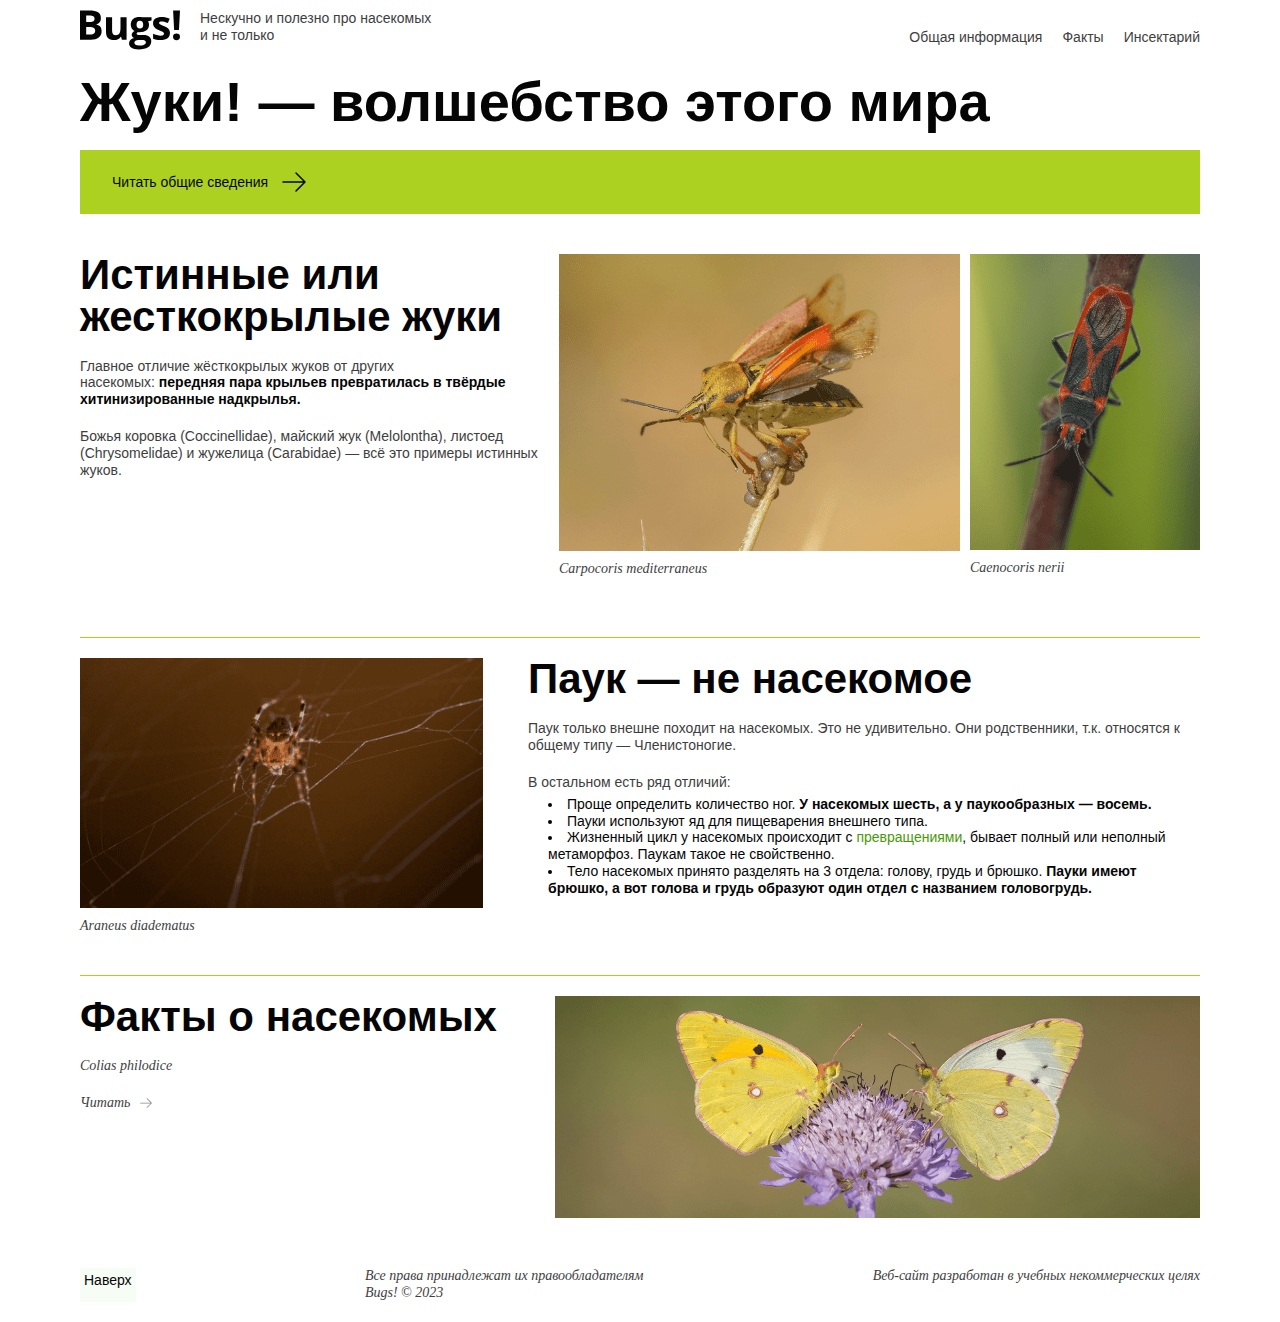
<file: index.html>
<!DOCTYPE html>
<html lang="ru">

<head itemscope itemtype="http://schema.org/WPHeader">
    <meta charset="UTF-8">
    <meta http-equiv="X-UA-Compatible" content="IE=edge">
    <meta name="viewport" content="width=device-width, initial-scale=1.0" viewport-fit=cover">

    <link rel="shortcut icon" href="./img/favicon.ico" type="image/x-icon">

    <title>Основная информация и факты о насекомых</title>
    <meta name="description"
        content="Здесь вы найдёте полезные сведения, ответы на интересующие вопросы, таксономические (латинские) названия насекомых и увлекательные факты">
    <meta name="keywords" content="членистоногие, паукообразные, жуки" />

    <link rel="stylesheet" href="css/normalize.css">
    <link rel="stylesheet" href="css/style.css">
</head>

<body>
    <header class="header container" id="top">
        <nav class="header__nav">
            <div class="logo-block">
                <a href="./index.html">
                    <img class="logo-block__img" src="./img/site-logo.svg" alt="Логотип" title="На главную">
                </a>
                <p class="header-info">Нескучно и полезно про насекомых и не только</p>
            </div>

            <ul itemscope itemtype="http://schema.org/SiteNavigationElement" class="header__nav-items">
                <li class="header__nav-item">
                    <a href="./info.html" class="header__nav-link">Общая информация</a>
                </li>
                <li class="header__nav-item">
                    <a href="./facts.html" class="header__nav-link">Факты</a>
                </li>
                <li class="header__nav-item">
                    <a href="./insectarium.html" class="header__nav-link">Инсектарий</a>
                </li>

            </ul>
        </nav>
    </header>

    <main class="container">
        <section class="section">
            <h1 class="section__title">Жуки! — волшебство этого мира</h1>
            <a href="./info.html" class="cta-button">
                Читать общие сведения
                <img src="./img/arrow.svg" alt="Стрелка вправо" title="Кнопка для перехода">
            </a>

            <article class="unique-article" itemscope itemtype="http://schema.org/Article">
                <div class="unique-article__text">
                    <h2 class="unique-article__title" itemprop="headline">Истинные или жесткокрылые жуки</h2>
                    <p class="unique-article__paragraph" itemprop="articleBody">
                        Главное отличие жёсткокрылых жуков от других насекомых: <strong class="main-info">передняя пара
                            крыльев превратилась в твёрдые хитинизированные надкрылья.</strong>
                    </p>
                    <p class="unique-article__paragraph" itemprop="articleBody">Божья коровка (Coccinellidae), майский жук (Melolontha),
                        листоед (Chrysomelidae) и жужелица (Carabidae) — всё это примеры истинных жуков.</p>
                </div>
                <div class="unique-article__img-wrapper">
                    <div class="unique-article__img-block">
                        <img class="unique-article__img" itemprop="image" src="./img/zhyk1.png" alt="Щитник средиземноморский"
                            title="Отличие передней пары крыльевв от задней">
                        <p class="unique-article__subtitle accent">Carpocoris mediterraneus</p>
                    </div>
                    <div class="unique-article__img-block">
                        <img class="unique-article__img" itemprop="image" src="./img/zhyk2.png" alt="Вид крупным планом"
                            title="Представитель жесткокрылых жуков">
                        <p class="unique-article__subtitle accent">Caenocoris nerii</p>
                    </div>
                </div>
            </article>

            <article class="article" itemscope itemtype="http://schema.org/Article">
                <div class="article__title-block">
                    <img class="article__title-block-img" itemprop="image" src="./img/payk.png" alt="Крестовик обыкновенный"
                        title="Паукообразное">
                    <p class="article__subtitle accent">Araneus diadematus</p>
                </div>
                <div class="article__info-block">
                    <h2 class="article__title" itemprop="headline">Паук — не насекомое</h2>
                    <div class="article__text" itemprop="articleBody">
                        <p class="article__paragraph">Паук только внешне походит на насекомых. Это не удивительно. Они
                            родственники, т.к. относятся к общему типу — Членистоногие.</p>
                        <p class="article__paragraph">
                            В остальном есть ряд отличий:
                        <ul class="article__paragraph-list">
                            <li>Проще определить количество ног. <strong class="main-info">У насекомых шесть,
                                    а у паукообразных — восемь.</strong></li>
                            <li>Пауки используют яд для пищеварения внешнего типа.</li>
                            <li>Жизненный цикл у насекомых происходит с <a class="link"
                                    href="./info.html#sup2">превращениями</a>, бывает полный или неполный
                                метаморфоз. Паукам такое не свойственно.</li>
                            <li>Тело насекомых принято разделять на 3 отдела: голову, грудь и брюшко. <strong
                                    class="main-info">Пауки имеют брюшко, а вот голова и грудь образуют один отдел
                                    с названием головогрудь.</strong></li>
                        </ul>
                        </p>
                    </div>
                </div>
            </article>
        </section>

        <a href="./facts.html" class="article">
            <div class="article__title-block">
                <h2 class="article__title">Факты о насекомых</h2>
                <p class="article__subtitle accent">Colias philodice</p>
                <p class="article__subtitle btn accent">Читать <img src="./img/light-arrow.svg" alt="Стрелка вправо"
                        title="Ссылка для перехода"></p>
            </div>
            <div class="article__info-block">
                <img class="article__img" src="./img/babochki.png" alt="Бабочки-капусницы" title="Обложка блока">
            </div>
        </a>

    </main>

    <footer class="container footer">
        <a class="btn-to-top" href="#top">Наверх</a>
        <div class="footer-info accent">
            Все права принадлежат их правообладателям<br />
            Bugs! &copy; 2023
        </div>
        <div class="footer-info accent">
            Веб-сайт разработан в учебных некоммерческих целях
        </div>
    </footer>
</body>

</html>
</file>
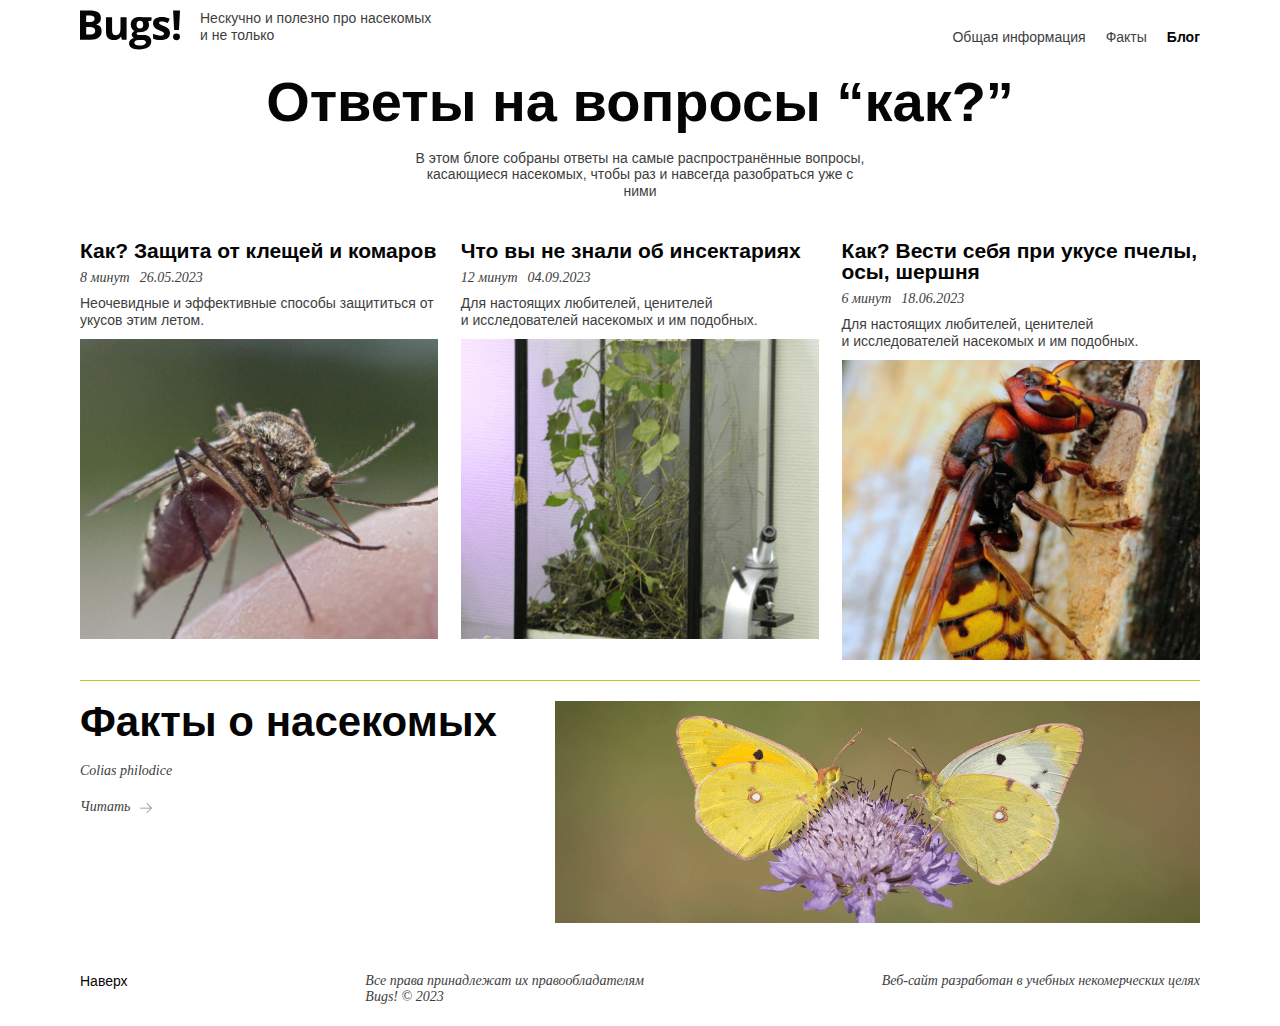
<file: blog.html>
<!DOCTYPE html>
<html lang="ru">

<head>
    <meta charset="UTF-8">
    <meta http-equiv="X-UA-Compatible" content="IE=edge">
    <meta name="viewport" content="width=device-width, initial-scale=1.0">

    <link rel="shortcut icon" href="./img/favicon.ico" type="image/x-icon">
    
    <title>Bugs! — Ответы на важные вопросы о насекомых</title>
    <link rel="stylesheet" href="css/normalize.css">
    <link rel="stylesheet" href="css/style.css">
</head>

<body>
    <header class="header container" id="top">
        <nav class="header__nav">
            <div class="logo-block">
                <a href="./index.html">
                    <img class="logo-block__img" src="./img/site-logo.svg" alt="Логотип" title="На главную">
                </a>
                <p class="header-info">Нескучно и полезно про насекомых и не только</p>
            </div>

            <ul class="header__nav-items">
                <li class="header__nav-item">
                    <a href="./info.html" class="header__nav-link">Общая информация</a>
                </li>
                <li class="header__nav-item">
                    <a href="./facts.html" class="header__nav-link">Факты</a>
                </li>
                <li class="header__nav-item">
                    <a href="./blog.html" class="header__nav-link  selected-link">Блог</a>
                </li>

            </ul>
        </nav>
    </header>

    <main class="container">
        <section class="section">
            <div class="section__main-block">
                <h1 class="section__title">Ответы на вопросы “как?”</h1>
                <p class="section__text">
                    В этом блоге собраны ответы на самые распространённые вопросы, касающиеся насекомых, чтобы раз и
                    навсегда разобраться уже с ними
                </p>
            </div>

            <div class="blog-cards-wrapper">
                <a href="./article1.html" class="blog-card">
                    <h4 class="blog-card__title">
                        Как? Защита от клещей и комаров
                    </h4>
                    <div class="blog-card__info-block">
                        <div class="blog-card__reading-time accent">8 минут</div>
                        <div class="blog-card__publishing-date accent">26.05.2023</div>
                    </div>
                    <p class="blog-card__text">
                        Неочевидные и эффективные способы защититься от укусов этим летом.
                    </p>
                    <img class="blog-card__img" src="./img/komar.png" alt="">
                </a>
    
                <a href="./article1.html" class="blog-card">
                    <h4 class="blog-card__title">
                        Что вы не знали об инсектариях
                    </h4>
                    <div class="blog-card__info-block">
                        <div class="blog-card__reading-time accent">12 минут</div>
                        <div class="blog-card__publishing-date accent">04.09.2023</div>
                    </div>
                    <p class="blog-card__text">
                        Для настоящих любителей, ценителей и исследователей насекомых и им подобных.
                    </p>
                    <img class="blog-card__img" src="./img/insectary.png" alt="">
                </a>
    
                <a href="./article1.html" class="blog-card">
                    <h4 class="blog-card__title">
                        Как? Вести себя при укусе пчелы, осы, шершня
                    </h4>
                    <div class="blog-card__info-block">
                        <div class="blog-card__reading-time accent">6 минут</div>
                        <div class="blog-card__publishing-date accent">18.06.2023</div>
                    </div>
                    <p class="blog-card__text">
                        Для настоящих любителей, ценителей и исследователей насекомых и им подобных.
                    </p>
                    <img class="blog-card__img" src="./img/shershen.png" alt="">
                </a>
            </div>
        </section>

        <a href="./facts.html" class="article">
            <div class="article__title-block">
                <h2 class="article__title">Факты о насекомых</h2>
                <p class="article__subtitle accent">Colias philodice</p>
                <p class="article__subtitle btn accent">Читать <img src="./img/light-arrow.svg" alt=""></p>
            </div>
            <div class="article__info-block">
                <img class="article__img" src="./img/babochki.png" alt="">
            </div>
        </a>

    </main>

    <footer class="container footer">
        <a href="#top">Наверх</a>
        <div class="footer-info accent">
            Все права принадлежат их правообладателям<br />
            Bugs! &copy; 2023
        </div>
        <div class="footer-info accent">
            Веб-сайт разработан в учебных некомерческих целях
        </div>
    </footer>

</body>

</html>
</file>
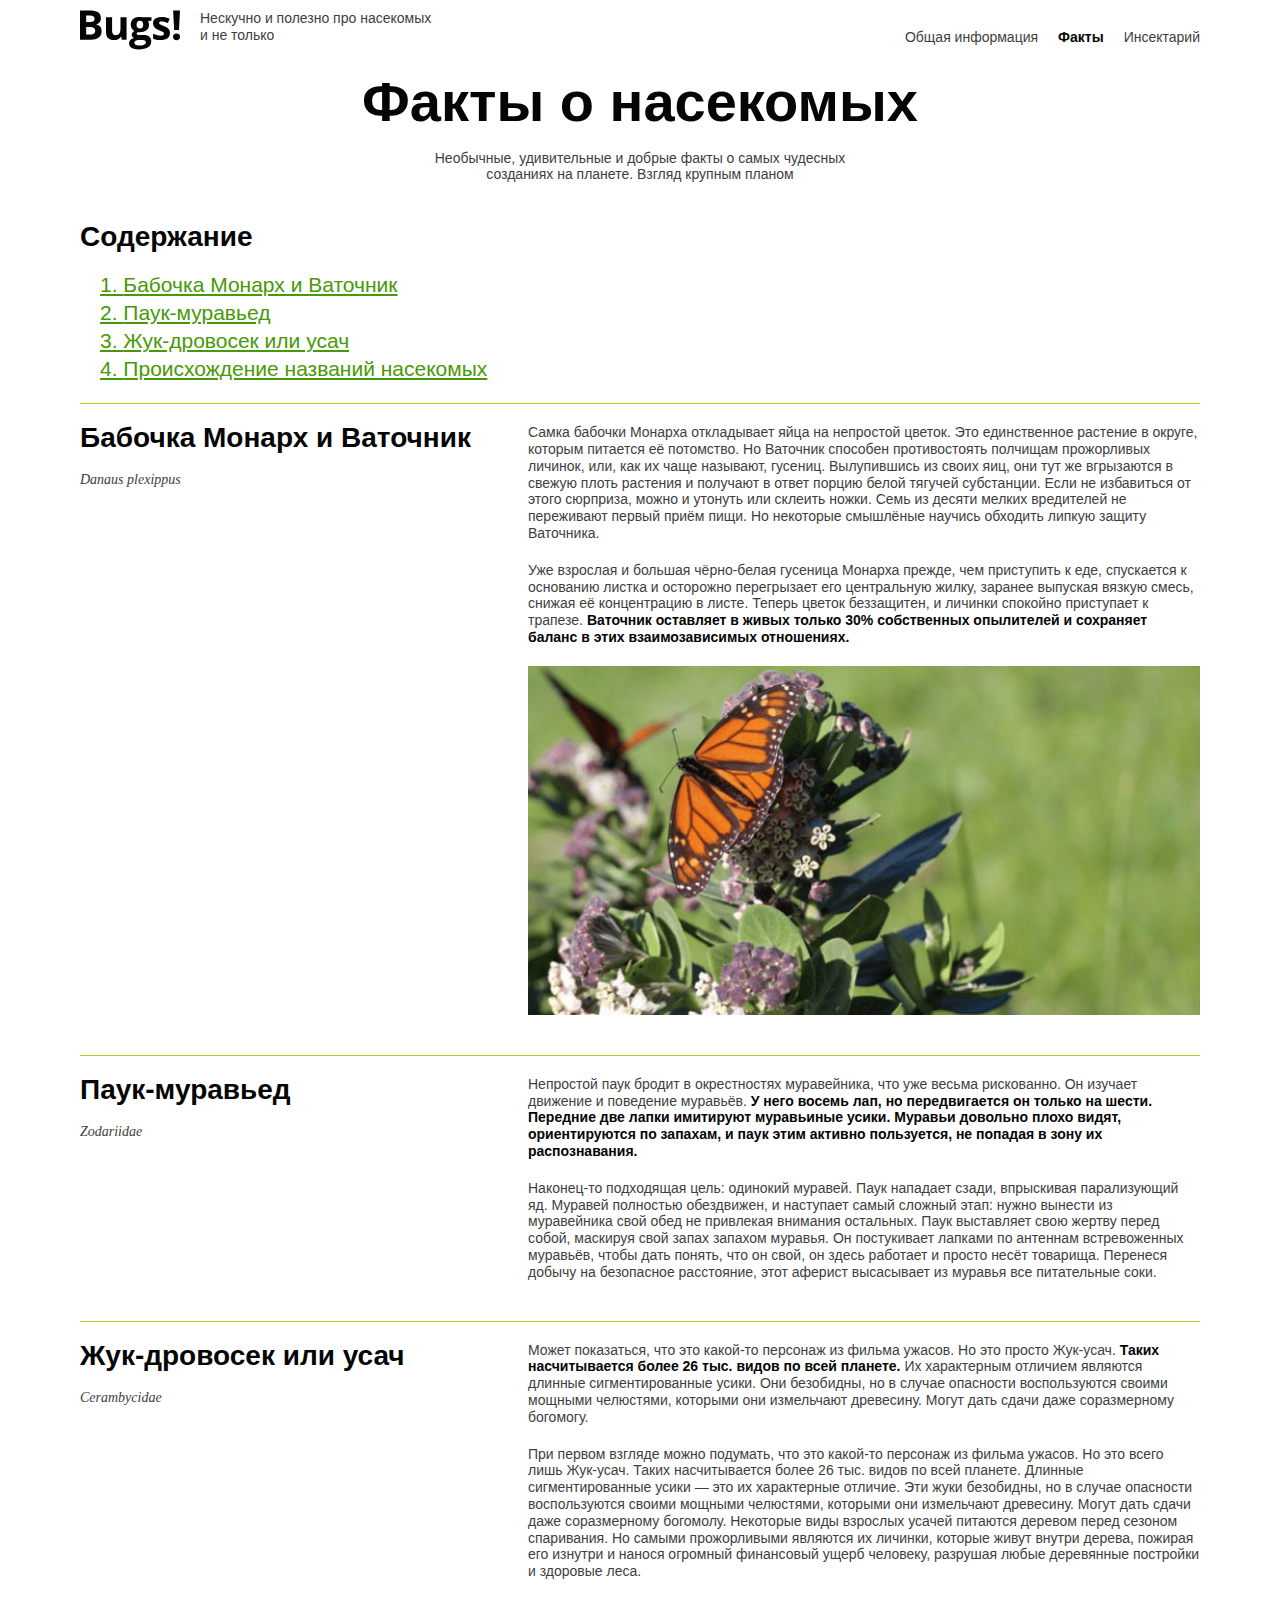
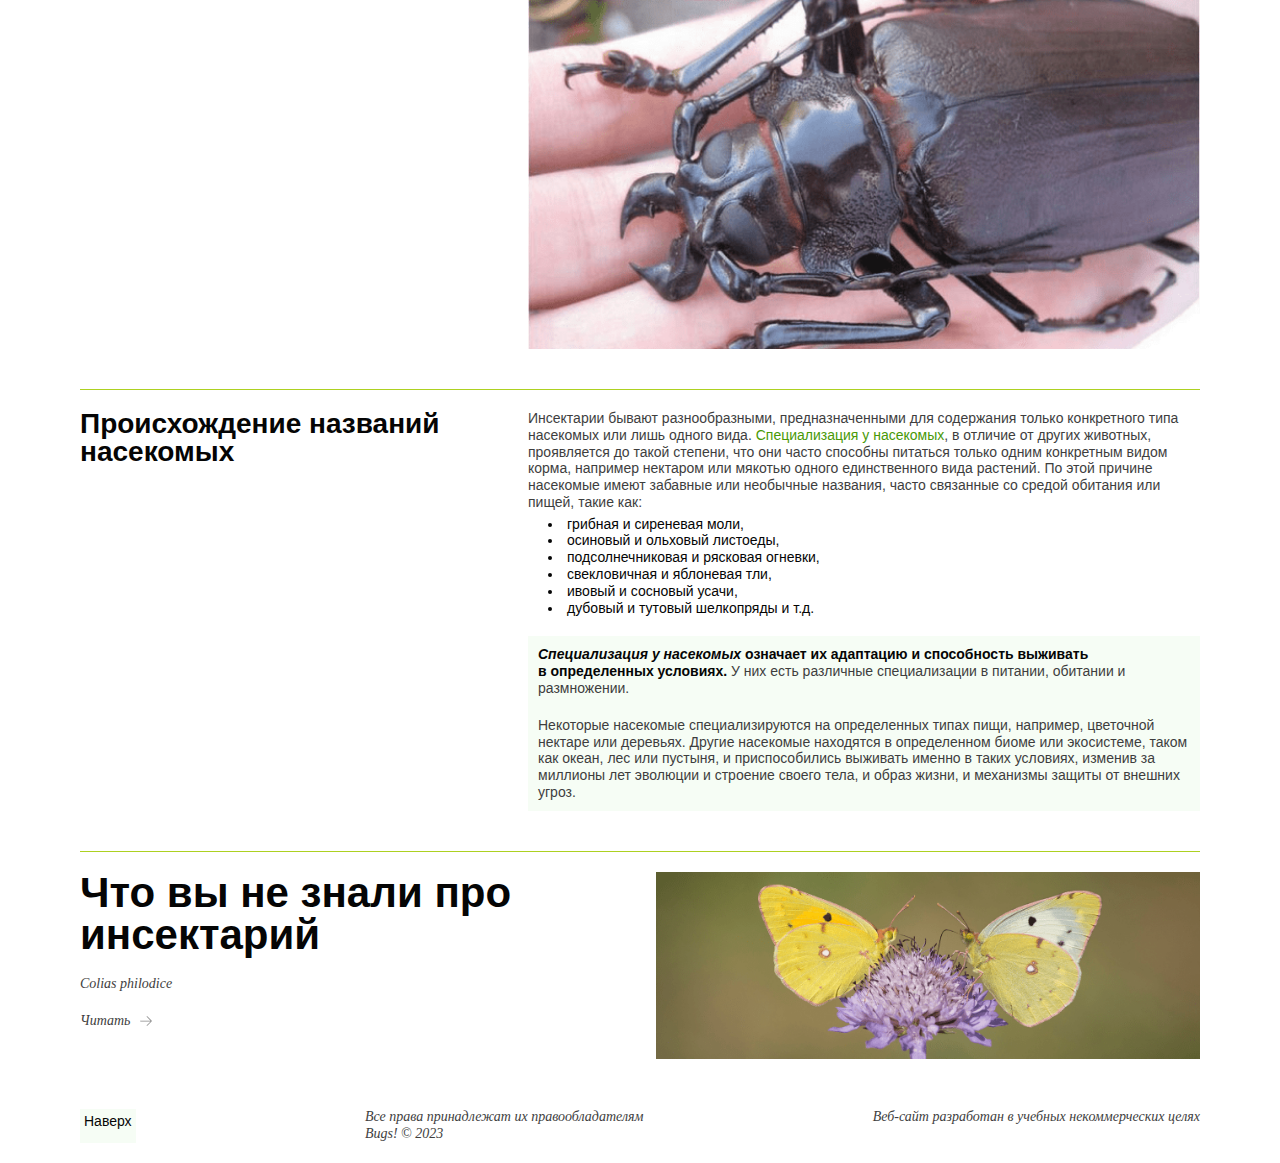
<file: facts.html>
<!DOCTYPE html>
<html lang="ru">

<head itemscope itemtype="http://schema.org/WPHeader">
    <meta charset="UTF-8">
    <meta http-equiv="X-UA-Compatible" content="IE=edge">
    <meta name="viewport" content="width=device-width, initial-scale=1.0" viewport-fit=cover">

    <link rel="shortcut icon" href="./img/favicon.ico" type="image/x-icon">

    <title>Факты о разных видах насекомых и о том, что с ними связано</title>
    <meta name="description"
        content="Актуальные факты из жизни обычных насекомых, которые никого не оставят равнодушными. Расширьте свои знания прямо сейчас!">
    <meta name="keywords" content="бабочка, паук, жук" />
    
    <link rel="stylesheet" href="css/normalize.css">
    <link rel="stylesheet" href="css/style.css">
</head>

<body>
    <header class="header container" id="top">
        <nav class="header__nav">
            <div class="logo-block">
                <a href="./index.html">
                    <img class="logo-block__img" src="./img/site-logo.svg" alt="Логотип" title="На главную">
                </a>
                <p class="header-info">Нескучно и полезно про насекомых и не только</p>
            </div>

            <ul itemscope itemtype="http://schema.org/SiteNavigationElement" class="header__nav-items">
                <li class="header__nav-item">
                    <a href="./info.html" class="header__nav-link">Общая информация</a>
                </li>
                <li class="header__nav-item">
                    <a href="./facts.html" class="header__nav-link selected-link">Факты</a>
                </li>
                <li class="header__nav-item">
                    <a href="./insectarium.html" class="header__nav-link">Инсектарий</a>
                </li>

            </ul>
        </nav>
    </header>

    <main class="container">
        <section class="section">
            <div class="section__main-block">
                <h1 class="section__title">Факты о насекомых</h1>
                <p class="section__text">
                    Необычные, удивительные и добрые факты о самых чудесных созданиях на планете. Взгляд крупным планом
                </p>
            </div>

            <div>
                <h3>Содержание</h3>
                <nav>
                    <ol class="page-navigation">
                        <li>
                            <a href="#monarh">Бабочка Монарх и Ваточник</a>
                        </li>
                        <li>
                            <a href="#spider">Паук-муравьед</a>
                        </li>
                        <li>
                            <a href="#ysach">Жук-дровосек или усач</a>
                        </li>
                        <li>
                            <a href="#etimology">Происхождение названий насекомых</a>
                        </li>
                    </ol>
                </nav>
            </в>

            <article class="article" id="monarh" itemscope itemtype="http://schema.org/Article">
                <div class="article__title-block">
                    <h3 class="article__title" itemprop="headline">Бабочка Монарх и Ваточник</h3>
                    <p class="article__subtitle accent">Danaus plexippus</p>
                </div>
                <div class="article__info-block" itemprop="articleBody">
                    <div class="article__text">
                        <p class="article__paragraph">Самка бабочки Монарха откладывает яйца на непростой цветок. Это
                            единственное растение в округе, которым питается её потомство. Но Ваточник способен
                            противостоять полчищам прожорливых личинок, или, как их чаще называют, гусениц. Вылупившись
                            из своих яиц, они тут же вгрызаются в свежую плоть растения и получают в ответ порцию белой
                            тягучей субстанции. Если не избавиться от этого сюрприза, можно и утонуть или склеить ножки.
                            Семь из десяти мелких вредителей не переживают первый приём пищи. Но некоторые смышлёные
                            научись обходить липкую защиту Ваточника.</p>
                        <p class="article__paragraph">
                            Уже взрослая и большая чёрно-белая гусеница Монарха прежде, чем приступить к еде, спускается
                            к основанию листка и осторожно перегрызает его центральную жилку, заранее выпуская вязкую
                            смесь, снижая её концентрацию в листе. Теперь цветок беззащитен, и личинки спокойно
                            приступает к трапезе. <strong class="main-info">Ваточник оставляет в живых только 30%
                                собственных опылителей и сохраняет баланс в этих взаимозависимых отношениях.</strong>
                        </p>
                    </div>
                    <img class="article__img" itemprop="image" src="./img/monarh.png" alt="Бабочка Монарх" title="Монарх, взрослая особь">
                </div>
            </article>

            <article class="article" id="spider" itemscope itemtype="http://schema.org/Article">
                <div class="article__title-block">
                    <h3 class="article__title" itemprop="headline">Паук-муравьед</h3>
                    <p class="article__subtitle accent">Zodariidae</p>
                </div>
                <div class="article__info-block" itemprop="articleBody">
                    <div class="article__text">
                        <p class="article__paragraph">Непростой паук бродит в окрестностях муравейника, что уже весьма
                            рискованно. Он изучает движение и поведение муравьёв.
                            <strong class="main-info">У него восемь лап, но передвигается он только на шести. Передние
                                две лапки имитируют муравьиные усики. Муравьи довольно плохо видят, ориентируются по
                                запахам, и паук этим активно пользуется, не попадая в зону их распознавания. </strong>
                        </p>
                        <p class="article__paragraph">
                            Наконец-то подходящая цель: одинокий муравей. Паук нападает сзади, впрыскивая парализующий
                            яд. Муравей полностью обездвижен, и наступает самый сложный этап: нужно вынести из
                            муравейника свой обед не привлекая внимания остальных. Паук выставляет свою жертву перед
                            собой, маскируя свой запах запахом муравья. Он постукивает лапками по антеннам встревоженных
                            муравьёв, чтобы дать понять, что он свой, он здесь работает и просто несёт товарища.
                            Перенеся добычу на безопасное расстояние, этот аферист высасывает из муравья все питательные
                            соки.
                        </p>
                    </div>
                </div>
            </article>

            <article class="article" id="ysach" itemscope itemtype="http://schema.org/Article">
                <div class="article__title-block">
                    <h3 class="article__title" itemprop="headline">Жук-дровосек или усач</h3>
                    <p class="article__subtitle accent">Cerambycidae</p>
                </div>
                <div class="article__info-block" itemprop="articleBody">
                    <div class="article__text">
                        <p class="article__paragraph">Может показаться, что это какой‑то персонаж из фильма ужасов.
                            Но это просто Жук-усач. <strong class="main-info">Таких насчитывается более 26 тыс. видов
                                по всей планете.</strong>
                            Их характерным отличием являются длинные сигментированные усики. Они безобидны, но в случае
                            опасности воспользуются своими мощными челюстями, которыми они измельчают древесину. Могут
                            дать сдачи даже соразмерному богомогу. </p>
                        <p class="article__paragraph">
                            При первом взгляде можно подумать, что это какой‑то персонаж из фильма ужасов. Но это всего
                            лишь Жук-усач. Таких насчитывается более 26 тыс. видов по всей планете. Длинные
                            сигментированные усики — это их характерные отличие. Эти жуки безобидны, но в случае
                            опасности воспользуются своими мощными челюстями, которыми они измельчают древесину. Могут
                            дать сдачи даже соразмерному богомолу.
                            Некоторые виды взрослых усачей питаются деревом перед сезоном спаривания. Но самыми
                            прожорливыми являются их личинки, которые живут внутри дерева, пожирая его изнутри и нанося
                            огромный финансовый ущерб человеку, разрушая любые деревянные постройки и здоровые леса.
                        </p>
                    </div>
                    <img class="article__img" itemprop="image" src="./img/ysach.png" alt="Размеры усача" title="Жук-усач на ладони">
                </div>
            </article>

            <article class="article" id="etimology" itemscope itemtype="http://schema.org/Article">
                <div class="article__title-block">
                    <h3 class="article__title" itemprop="headline">Происхождение названий насекомых</h3>
                </div>
                <div class="article__info-block" itemprop="articleBody">
                    <div class="article__text">
                        <p class="article__paragraph">
                            Инсектарии бывают разнообразными, предназначенными для содержания только конкретного типа
                            насекомых или лишь одного вида. <a class="link" href="#sup1">Специализация у насекомых</a>,
                            в отличие от других животных, проявляется до такой
                            степени, что они часто способны питаться только одним конкретным видом корма, например
                            нектаром или мякотью одного единственного вида растений. По этой причине насекомые имеют
                            забавные или необычные названия, часто связанные со средой обитания или пищей, такие как:
                        <ul class="article__paragraph-list">
                            <li>грибная и сиреневая моли,</li>
                            <li>осиновый и ольховый листоеды,</li>
                            <li>подсолнечниковая и рясковая огневки,</li>
                            <li>свекловичная и яблоневая тли,</li>
                            <li>ивовый и сосновый усачи,</li>
                            <li>дубовый и тутовый шелкопряды и т.д.</li>
                        </ul>
                        </p>
                        <div class="article__paragraph--accent-wrapper" id="sup1">
                            <p class="article__paragraph">
                                <strong class="main-info">
                                    <dfn>Специализация у насекомых </dfn> означает их адаптацию и способность выживать
                                    в определенных условиях.</strong> У них есть различные специализации в питании,
                                обитании и размножении.
                            </p>
                            <p class="article__paragraph">
                                Некоторые насекомые специализируются на определенных типах пищи, например, цветочной
                                нектаре или деревьях. Другие насекомые находятся в определенном биоме или экосистеме,
                                таком как океан, лес или пустыня, и приспособились выживать именно в таких условиях,
                                изменив за миллионы лет эволюции и строение своего тела, и образ жизни, и механизмы
                                защиты от внешних угроз.
                            </p>
                        </div>
                    </div>
                </div>
            </article>
        </section>

        <a href="./insectarium.html" class="article">
            <div class="article__title-block">
                <h2 class="article__title">Что вы не знали про инсектарий</h2>
                <p class="article__subtitle accent">Colias philodice</p>
                <p class="article__subtitle btn accent">Читать 
                    <img src="./img/light-arrow.svg" alt="Стрелка вправо" title="Ссылка для перехода">
                </p>
            </div>
            <div class="article__info-block">
                <img class="article__img" src="./img/babochki.png" alt="Бабочки-капусницы" title="Обложка блока">
            </div>
        </a>

    </main>

    <footer class="container footer">
        <a class="btn-to-top" href="#top">Наверх</a>
        <div class="footer-info accent">
            Все права принадлежат их правообладателям<br />
            Bugs! &copy; 2023
        </div>
        <div class="footer-info accent">
            Веб-сайт разработан в учебных некоммерческих целях
        </div>
    </footer>
</body>

</html>
</file>
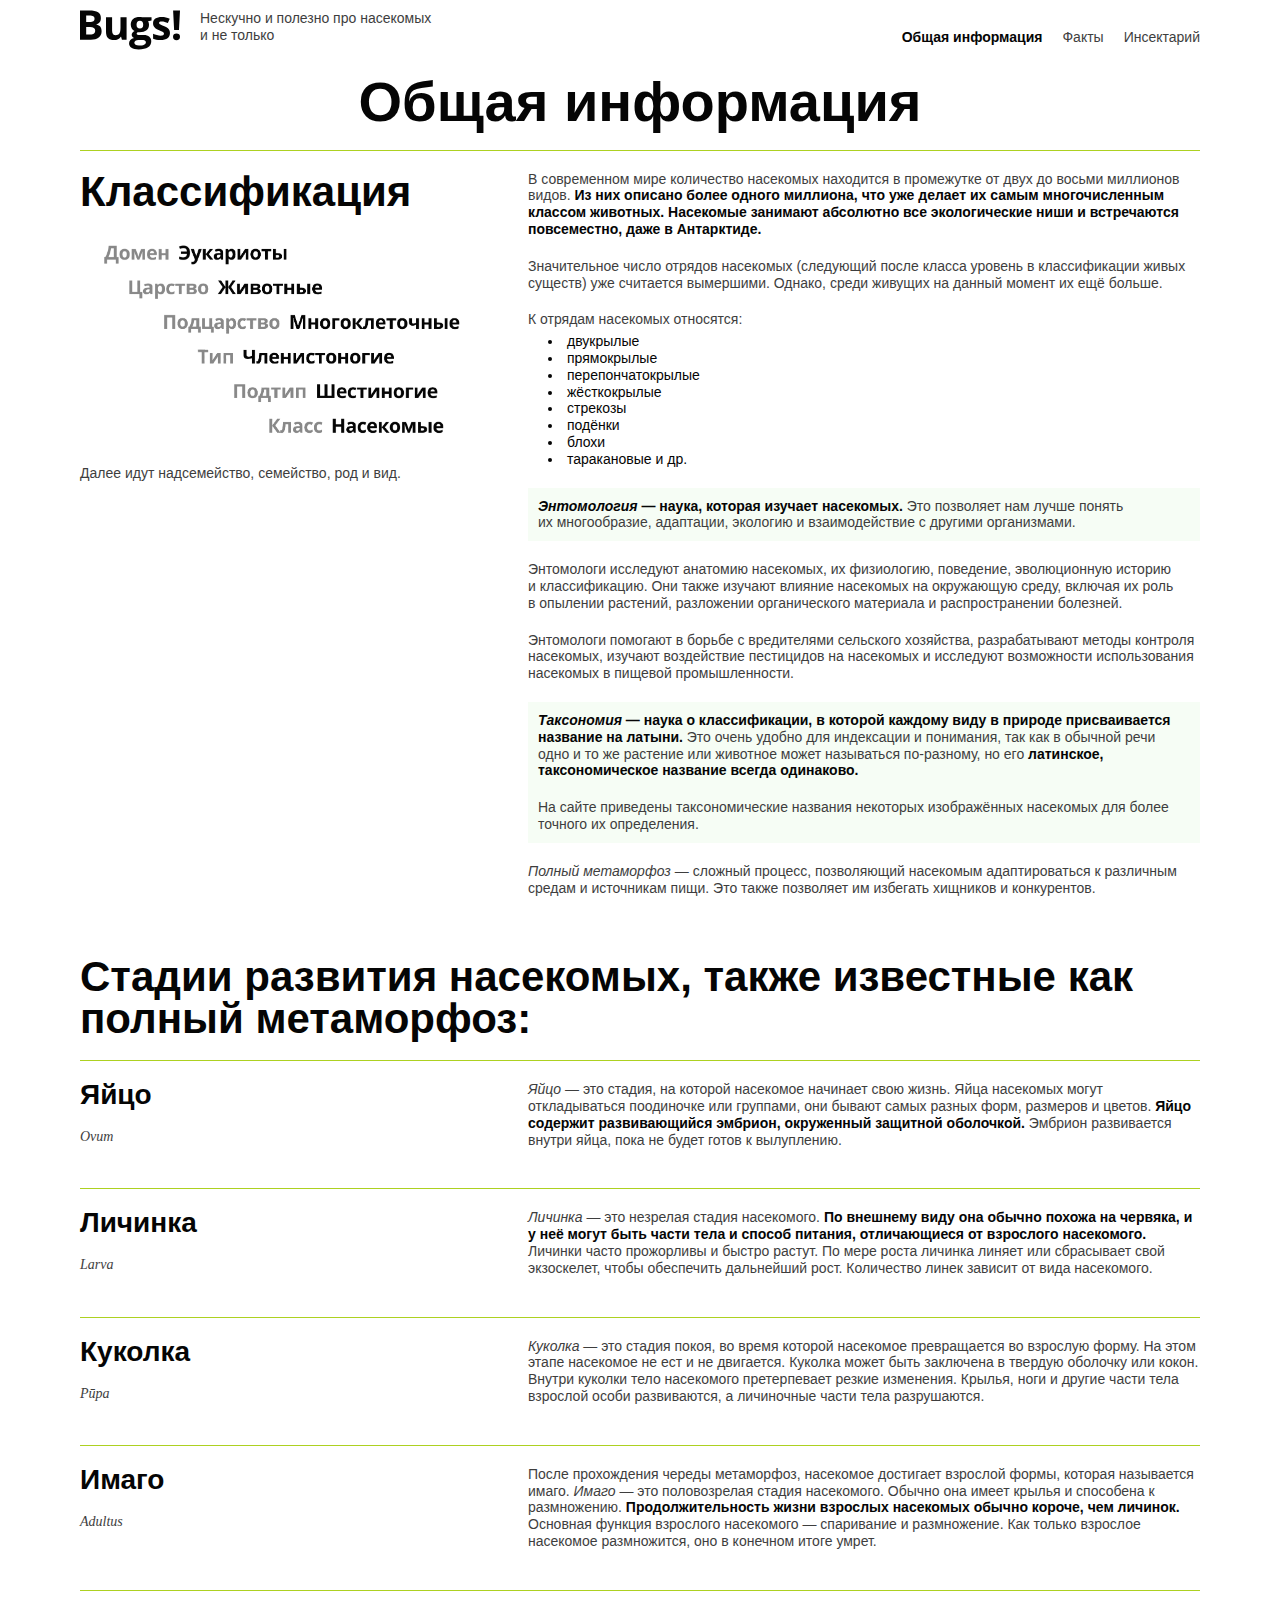
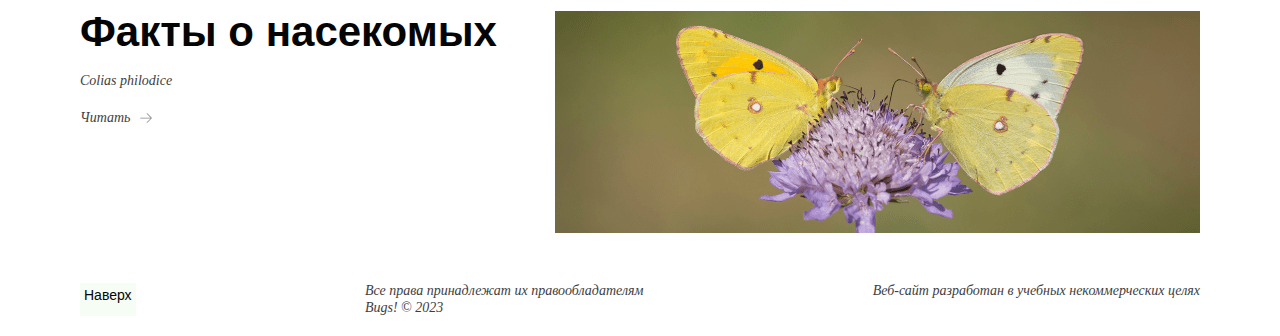
<file: info.html>
<!DOCTYPE html>
<html lang="ru">

<head itemscope itemtype="http://schema.org/WPHeader">
    <meta charset="UTF-8">
    <meta http-equiv="X-UA-Compatible" content="IE=edge">
    <meta name="viewport" content="width=device-width, initial-scale=1.0" viewport-fit=cover">

    <link rel="shortcut icon" href="./img/favicon.ico" type="image/x-icon">

    <title>Классификация насекомых с описанием полного превращения</title>
    <meta name="description" content="Объяснение особенностей развития насекомых из личинок и куколок. Основная информация и определения простыми словами">
    <meta name="keywords" content="метаморфоз, таксономия, энтомология, имаго" />
    
    <link rel="stylesheet" href="css/normalize.css">
    <link rel="stylesheet" href="css/style.css">
</head>

<body>
    <header class="header container" id="top">
        <nav class="header__nav">
            <div class="logo-block">
                <a href="./index.html">
                    <img class="logo-block__img" src="./img/site-logo.svg" alt="Логотип" title="На главную">
                </a>
                <p class="header-info">Нескучно и полезно про насекомых и не только</p>
            </div>

            <ul itemscope itemtype="http://schema.org/SiteNavigationElement" class="header__nav-items">
                <li class="header__nav-item">
                    <a href="./info.html" class="header__nav-link selected-link">Общая информация</a>
                </li>
                <li class="header__nav-item">
                    <a href="./facts.html" class="header__nav-link">Факты</a>
                </li>
                <li class="header__nav-item">
                    <a href="./insectarium.html" class="header__nav-link">Инсектарий</a>
                </li>

            </ul>
        </nav>
    </header>

    <main class="container">
        <section class="section" itemscope itemtype="http://schema.org/Article">
            <div class="section__main-block">
                <h1 class="section__title" itemprop="headline">Общая информация</h1>
            </div>

            <article class="article" itemprop="articleBody">
                <div class="article__title-block">
                    <h2 class="article__title">Классификация</h2>
                    <img class="article__title-block-img" itemprop="image" src="./img/classific.png" alt="Классификация насекомых" title="Уровни классификации от домена до класса">
                    <p class="article__paragraph">Далее идут надсемейство, семейство, род и вид.</p>
                </div>
                <div class="article__info-block">
                    <div class="article__text">
                        <p class="article__paragraph">
                            В современном мире количество насекомых находится в промежутке от двух до восьми миллионов
                            видов. <strong class="main-info">Из них описано более одного миллиона, что уже делает
                                их самым многочисленным классом животных. Насекомые занимают абсолютно все экологические
                                ниши и встречаются повсеместно, даже в Антарктиде. </strong>

                        </p>
                        <p class="article__paragraph">
                            Значительное число отрядов насекомых (следующий после класса уровень в классификации живых
                            существ) уже считается вымершими. Однако, среди живущих на данный момент их ещё больше.
                        </p>
                        <p class="article__paragraph">
                            К отрядам насекомых относятся:
                        <ul class="article__paragraph-list">
                            <li>двукрылые</li>
                            <li>прямокрылые</li>
                            <li>перепончатокрылые</li>
                            <li>жёсткокрылые</li>
                            <li>стрекозы</li>
                            <li>подёнки</li>
                            <li>блохи</li>
                            <li>таракановые и др.</li>
                        </ul>
                        </p>
                        <div class="article__paragraph--accent-wrapper">
                            <p class="article__paragraph">
                                <strong class="main-info">
                                    <dfn>Энтомология</dfn> — наука, которая изучает насекомых.</strong>
                                Это позволяет нам лучше понять их многообразие, адаптации, экологию и взаимодействие
                                с другими организмами.
                            </p>
                        </div>
                        <p class="article__paragraph">Энтомологи исследуют анатомию насекомых, их физиологию, поведение,
                            эволюционную историю и классификацию.
                            Они также изучают влияние насекомых на окружающую среду, включая их роль в опылении
                            растений, разложении органического материала и распространении болезней.
                        </p>
                        <p class="article__paragraph">Энтомологи помогают в борьбе с вредителями сельского хозяйства,
                            разрабатывают методы контроля
                            насекомых, изучают воздействие пестицидов на насекомых и исследуют возможности
                            использования насекомых в пищевой промышленности.
                        </p>
                        <div class="article__paragraph--accent-wrapper" id="sup1">
                            <p class="article__paragraph">
                                <strong class="main-info">
                                    <dfn>Таксономия</dfn> — наука о классификации, в которой каждому виду в
                                    природе присваивается название
                                    на латыни.</strong> Это очень удобно для индексации и понимания, так как в обычной
                                речи одно и то же
                                растение или животное может называться по-разному, но его <strong
                                    class="main-info">латинское, таксономическое
                                    название всегда одинаково.</strong>
                            </p>
                            <p class="article__paragraph">На сайте приведены таксономические названия некоторых
                                изображённых
                                насекомых для более точного их определения.
                            </p>
                        </div>
                        <p class="article__paragraph"><dfn>Полный метаморфоз</dfn> — сложный процесс, позволяющий
                            насекомым адаптироваться к различным средам и источникам пищи. Это также позволяет им
                            избегать хищников и конкурентов.
                        </p>
                    </div>
                </div>
            </article>
        </section>
        <section>
            <h2 class="section__title" id="sup2">Стадии развития насекомых, также известные как полный метаморфоз:</h2>
            
            <article class=" article">
                <div class="article__title-block">
                    <h3 class="article__title">Яйцо</h3>
                    <p class="article__subtitle accent">Ovum</p>
                </div>
                <div class="article__info-block">
                    <div class="article__text">
                        <p class="article__paragraph"><dfn>Яйцо</dfn> — это стадия, на которой насекомое начинает свою
                            жизнь. Яйца насекомых могут откладываться поодиночке или группами, они бывают самых разных
                            форм, размеров и цветов. <strong class="main-info">Яйцо содержит развивающийся эмбрион,
                                окруженный защитной оболочкой.</strong> Эмбрион развивается внутри яйца, пока не будет
                            готов к вылуплению.
                        </p>
                    </div>
                </div>
            </article>

            <article class="article">
                <div class="article__title-block">
                    <h3 class="article__title">Личинка</h3>
                    <p class="article__subtitle accent">Larva</p>
                </div>
                <div class="article__info-block">
                    <div class="article__text">
                        <p class="article__paragraph"><dfn>Личинка</dfn> — это незрелая стадия насекомого. <strong
                                class="main-info">По внешнему виду она обычно похожа на червяка, и у неё могут быть
                                части тела и способ питания, отличающиеся от взрослого насекомого.</strong> Личинки
                            часто прожорливы и быстро растут. По мере роста личинка линяет или сбрасывает свой
                            экзоскелет, чтобы обеспечить дальнейший рост. Количество линек зависит от вида насекомого.
                        </p>

                    </div>
                </div>
            </article>

            <article class=" article">
                <div class="article__title-block">
                    <h3 class="article__title">Куколка</h3>
                    <p class="article__subtitle accent">Pūpa</p>
                </div>
                <div class="article__info-block">
                    <div class="article__text">
                        <p class="article__paragraph"><dfn>Куколка</dfn> — это стадия покоя, во время которой насекомое
                            превращается во взрослую форму. На этом этапе насекомое не ест и не двигается. Куколка может
                            быть заключена в твердую оболочку или кокон. Внутри куколки тело насекомого претерпевает
                            резкие изменения. Крылья, ноги и другие части тела взрослой особи развиваются, а личиночные
                            части тела разрушаются.
                        </p>
                    </div>
                </div>
            </article>

            <article class=" article">
                <div class="article__title-block">
                    <h3 class="article__title">Имаго</h3>
                    <p class="article__subtitle accent">Adultus</p>
                </div>
                <div class="article__info-block">
                    <div class="article__text">
                        <p class="article__paragraph">После прохождения череды метаморфоз, насекомое достигает взрослой
                            формы, которая
                            называется имаго. <dfn>Имаго</dfn> — это половозрелая стадия насекомого. Обычно она имеет
                            крылья и способена к размножению. <strong class="main-info">Продолжительность жизни взрослых
                                насекомых обычно короче, чем личинок.</strong> Основная функция взрослого насекомого —
                            спаривание и размножение. Как только взрослое насекомое размножится, оно в конечном итоге
                            умрет.
                        </p>
                    </div>
                </div>
            </article>
        </section>

        <a href="./facts.html" class="article">
            <div class="article__title-block">
                <h2 class="article__title">Факты о насекомых</h2>
                <p class="article__subtitle accent">Colias philodice</p>
                <p class="article__subtitle btn accent">Читать <img src="./img/light-arrow.svg" alt="Стрелка вправо" title="Ссылка для перехода"></p>
            </div>
            <div class="article__info-block">
                <img class="article__img" src="./img/babochki.png" alt="Бабочки-капусницы" title="Обложка блока">
            </div>
        </a>

    </main>

    <footer class="container footer">
        <a class="btn-to-top" href="#top">Наверх</a>
        <div class="footer-info accent">
            Все права принадлежат их правообладателям<br />
            Bugs! &copy; 2023
        </div>
        <div class="footer-info accent">
            Веб-сайт разработан в учебных некоммерческих целях
        </div>
    </footer>
</body>

</html>
</file>
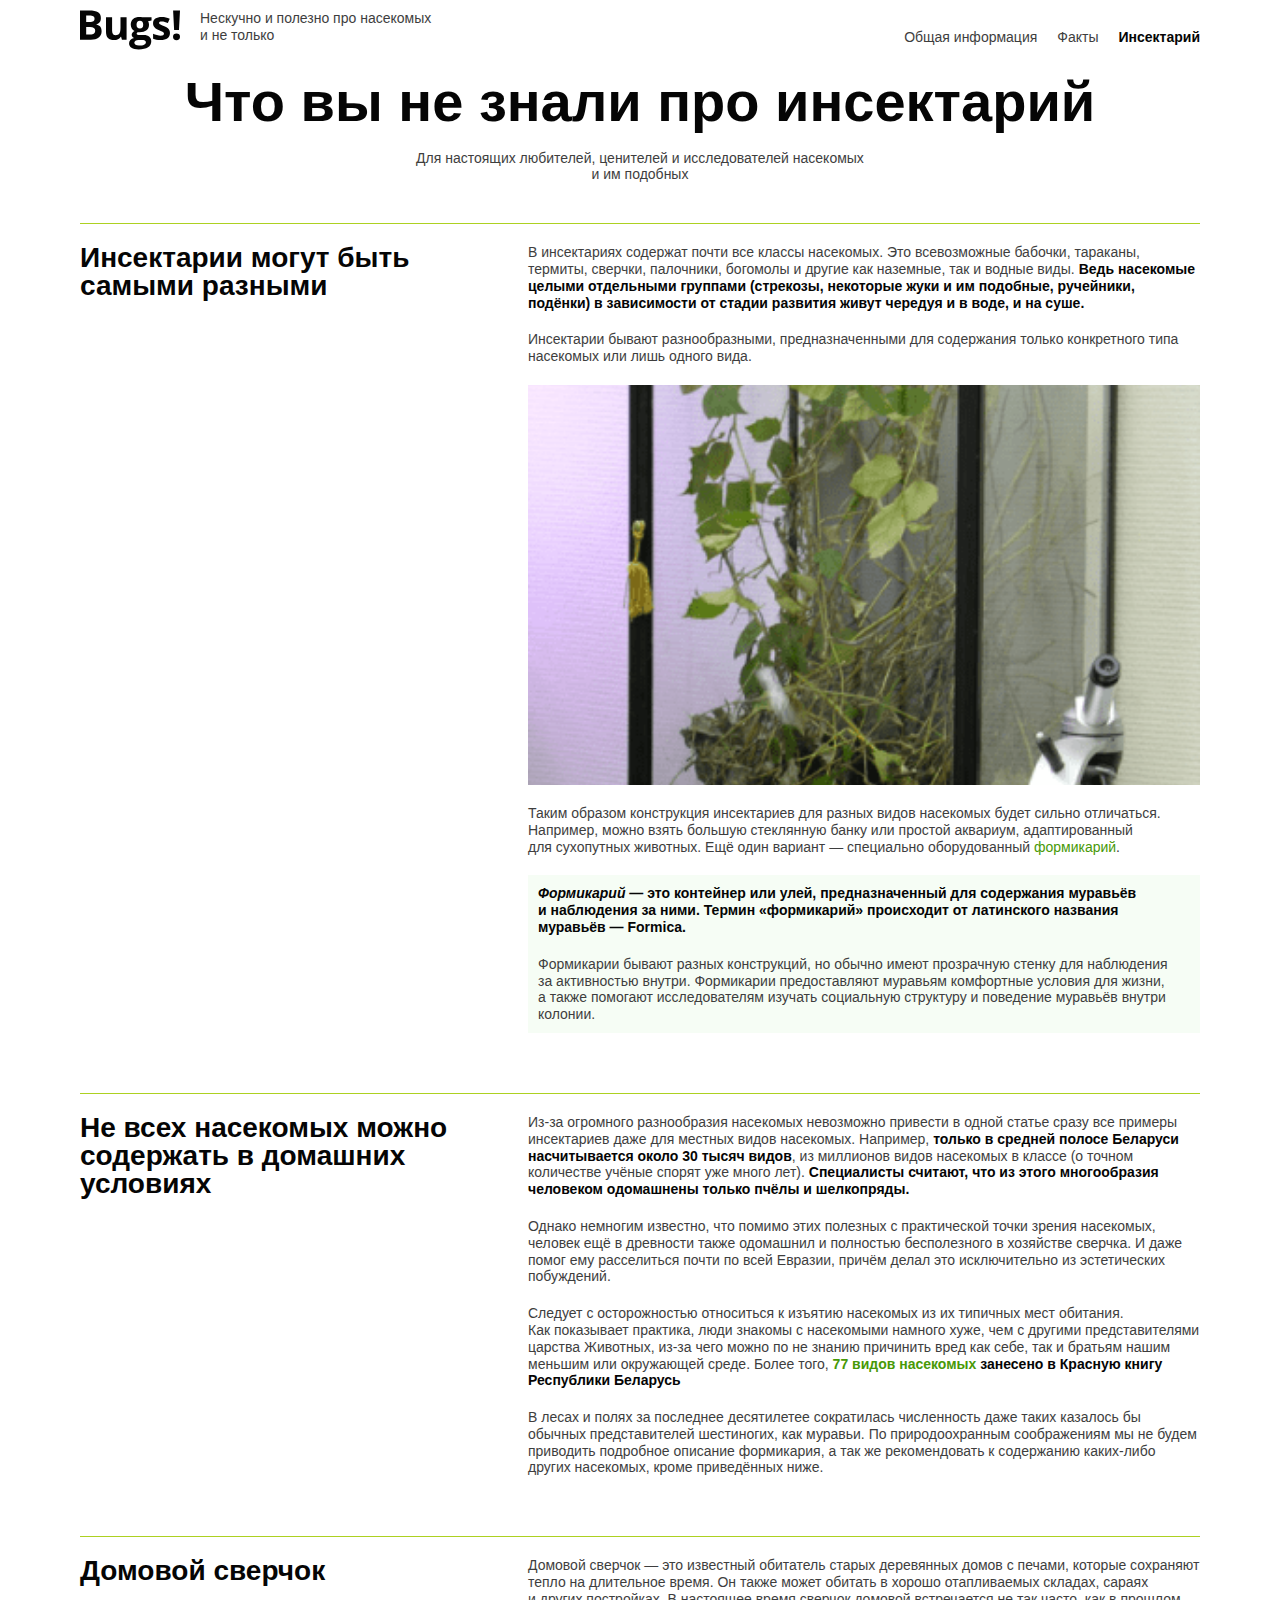
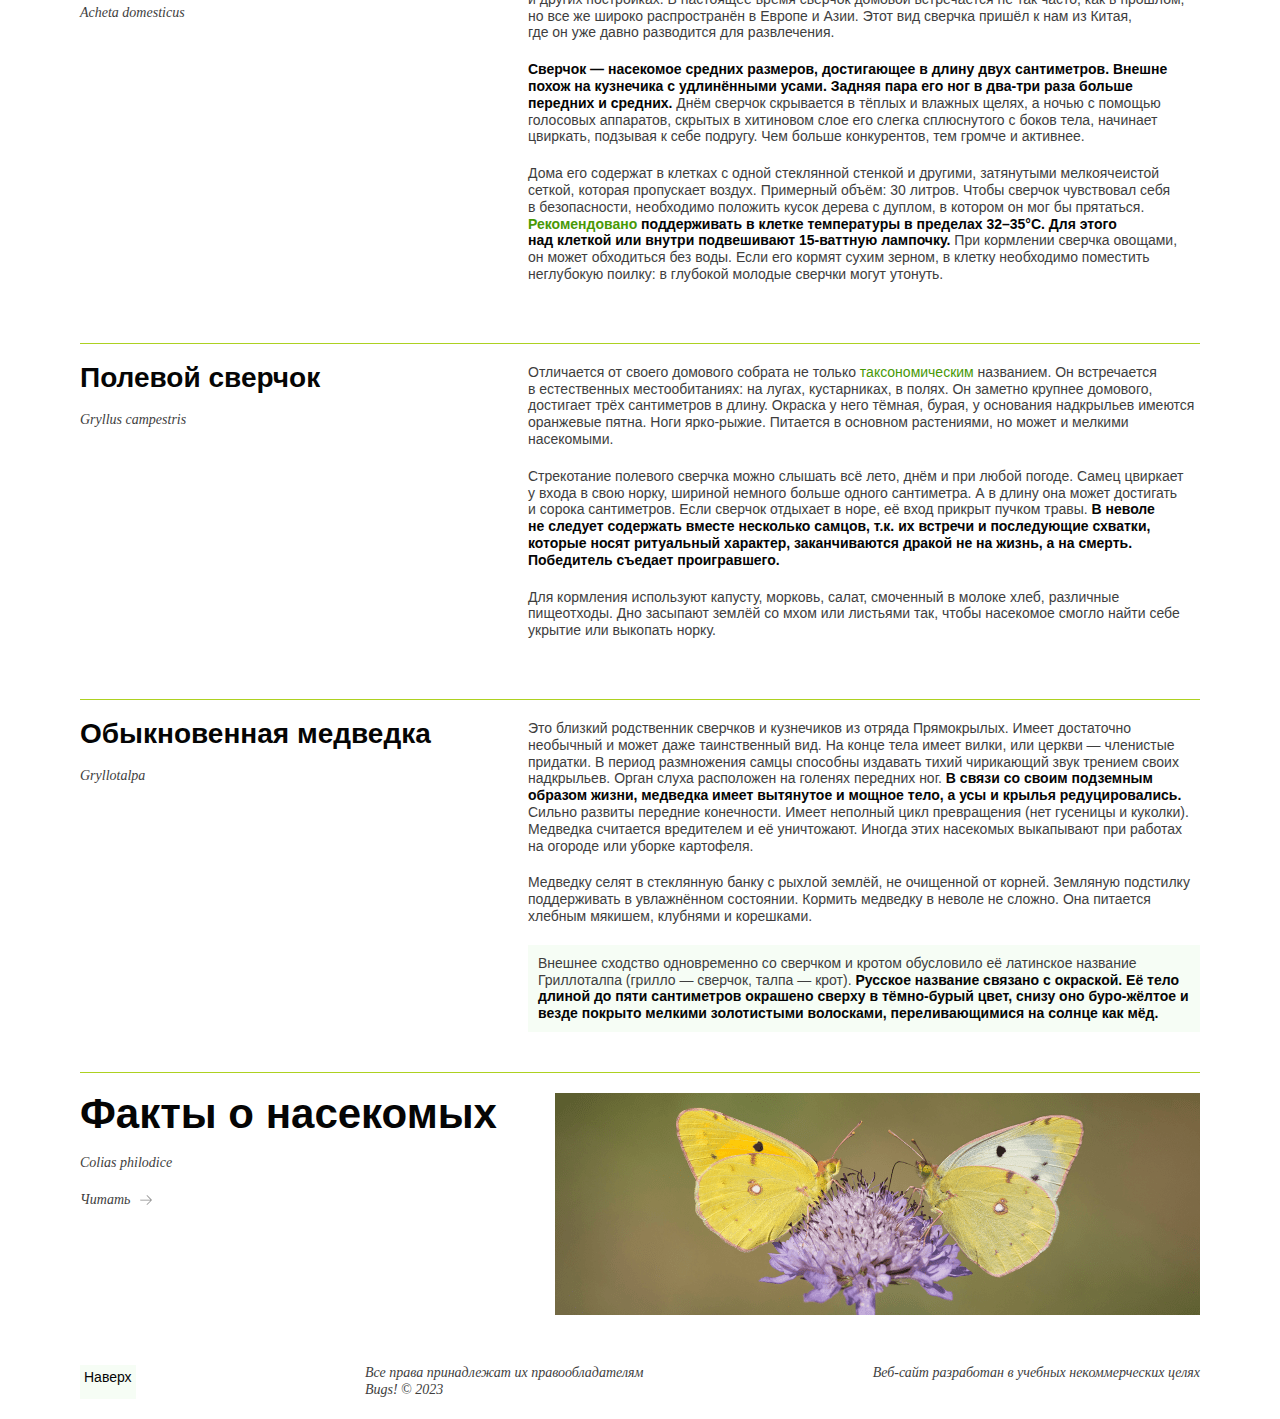
<file: insectarium.html>
<!DOCTYPE html>
<html lang="ru">

<head itemscope itemtype="http://schema.org/WPHeader">
    <meta charset="UTF-8">
    <meta http-equiv="X-UA-Compatible" content="IE=edge">
    <meta name="viewport" content="width=device-width, initial-scale=1.0" viewport-fit=cover">

    <link rel="shortcut icon" href="./img/favicon.ico" type="image/x-icon">

    <title>Инсектарий. Насекомые, которых можно держать дома</title>
    <meta name="description"
        content="Особенности таких насекомых как сверчок и медведка в качестве питомцев. Что такое инсектарий и формикарий простыми словами">
    <meta name="keywords" content="инсектарий, формикарий, сверчок, медведка" />

    <link rel="stylesheet" href="css/normalize.css">
    <link rel="stylesheet" href="css/style.css">
</head>

<body>
    <header class="header container" id="top">
        <nav class="header__nav">
            <div class="logo-block">
                <a href="./index.html">
                    <img class="logo-block__img" src="./img/site-logo.svg" alt="Логотип" title="На главную">
                </a>
                <p class="header-info">Нескучно и полезно про насекомых и не только</p>
            </div>

            <ul itemscope itemtype="http://schema.org/SiteNavigationElement" class="header__nav-items">
                <li class="header__nav-item">
                    <a href="./info.html" class="header__nav-link">Общая информация</a>
                </li>
                <li class="header__nav-item">
                    <a href="./facts.html" class="header__nav-link">Факты</a>
                </li>
                <li class="header__nav-item">
                    <a href="./blog.html" class="header__nav-link selected-link">Инсектарий</a>
                </li>

            </ul>
        </nav>
    </header>

    <main class="container">
        <section class="section" itemscope itemtype="http://schema.org/Article">
            <div class="section__main-block">
                <h1 class="section__title" itemprop="headline">Что вы не знали про инсектарий</h1>
                <p class="section__text">
                    Для настоящих любителей, ценителей и исследователей насекомых и им подобных
                </p>
            </div>

            <article class="article">
                <div class="article__title-block">
                    <h3 class="article__title">Инсектарии могут быть самыми разными</h3>
                </div>
                <div class="article__info-block">
                    <div class="article__text" itemprop="articleBody">
                        <p class="article__paragraph">
                            В инсектариях содержат почти все классы насекомых. Это всевозможные бабочки, тараканы,
                            термиты, сверчки, палочники, богомолы и другие как наземные, так и водные виды. <strong
                                class="main-info">Ведь насекомые целыми отдельными группами (стрекозы, некоторые жуки
                                и им подобные, ручейники,
                                подёнки) в зависимости от стадии развития живут чередуя и в воде, и на суше.</strong>
                        </p>

                        <p class="article__paragraph">
                            Инсектарии бывают разнообразными, предназначенными для содержания только конкретного типа
                            насекомых или лишь одного вида.
                        </p>

                    </div>
                    <img class="article__img" itemprop="image" src="./img/insectary.png" alt="Инсектарий" style="height:400px; object-fit:cover;" alt="Внешний вид инсектария" title="Пример инсектария">
                    <div class="article__text" itemprop="articleBody">
                        <p class="article__paragraph">
                            Таким образом конструкция инсектариев для разных видов насекомых будет сильно отличаться.
                            Например, можно взять большую стеклянную банку или простой аквариум, адаптированный
                            для сухопутных животных. Ещё один вариант — специально оборудованный <a class="link"
                                href="#sup2">формикарий</a>.
                        </p>
                        <div class="article__paragraph--accent-wrapper" id="sup2">
                            <p class="article__paragraph" id="rlink">
                                <strong class="main-info"><dfn>Формикарий</dfn> — это контейнер или улей,
                                    предназначенный для содержания муравьёв и наблюдения
                                    за ними. Термин «формикарий» происходит от латинского названия муравьёв —
                                    Formica.</strong>
                            </p>
                            <p class="article__paragraph">
                                Формикарии бывают разных конструкций, но обычно имеют прозрачную стенку для наблюдения
                                за активностью внутри. Формикарии предоставляют муравьям комфортные условия для жизни,
                                а также помогают исследователям изучать социальную структуру и поведение муравьёв внутри
                                колонии.
                            </p>
                        </div>
                    </div>
                </div>
            </article>

            <article class="article">
                <div class="article__title-block">
                    <h3 class="article__title">Не всех насекомых можно содержать в домашних условиях</h3>

                </div>
                <div class="article__info-block" itemprop="articleBody">
                    <div class="article__text">
                        <p class="article__paragraph">
                            Из-за огромного разнообразия насекомых невозможно привести в одной статье сразу все примеры
                            инсектариев даже для местных видов насекомых. Например, <strong class="main-info">только
                                в средней полосе Беларуси насчитывается около 30 тысяч видов</strong>, из миллионов
                            видов насекомых в классе (о точном количестве учёные спорят уже много лет). <strong
                                class="main-info">Специалисты считают, что из этого многообразия человеком одомашнены
                                только пчёлы и шелкопряды.</strong>
                        </p>
                        <p class="article__paragraph">
                            Однако немногим известно, что помимо этих полезных с практической точки зрения насекомых,
                            человек ещё в древности также одомашнил и полностью бесполезного в хозяйстве сверчка. И даже
                            помог ему расселиться почти по всей Евразии, причём делал это исключительно из эстетических
                            побуждений.
                        </p>
                        <p class="article__paragraph">
                            Следует с осторожностью относиться к изъятию насекомых из их типичных мест обитания.
                            Как показывает практика, люди знакомы с насекомыми намного хуже, чем с другими
                            представителями царства Животных, из-за чего можно по не знанию причинить вред как себе,
                            так и братьям нашим меньшим или окружающей среде. Более того, <strong
                                class="main-info"><a target="_blank" href="https://ru.wikipedia.org/wiki/%D0%A1%D0%BF%D0%B8%D1%81%D0%BE%D0%BA_%D0%BD%D0%B0%D1%81%D0%B5%D0%BA%D0%BE%D0%BC%D1%8B%D1%85,_%D0%B7%D0%B0%D0%BD%D0%B5%D1%81%D1%91%D0%BD%D0%BD%D1%8B%D1%85_%D0%B2_%D0%9A%D1%80%D0%B0%D1%81%D0%BD%D1%83%D1%8E_%D0%BA%D0%BD%D0%B8%D0%B3%D1%83_%D0%A0%D0%B5%D1%81%D0%BF%D1%83%D0%B1%D0%BB%D0%B8%D0%BA%D0%B8_%D0%91%D0%B5%D0%BB%D0%B0%D1%80%D1%83%D1%81%D1%8C" class="link"> 77 видов насекомых</a> занесено в Красную книгу Республики Беларусь </strong>
                        </p>
                        <p class="article__paragraph">
                            В лесах и полях за последнее десятилетее сократилась численность даже таких казалось бы
                            обычных представителей шестиногих, как муравьи. По природоохранным соображениям мы не будем
                            приводить подробное описание формикария, а так же рекомендовать к содержанию каких-либо
                            других насекомых, кроме приведённых ниже.
                        </p>
                    </div>
                </div>
            </article>

            <article class="article">
                <div class="article__title-block">
                    <h3 class="article__title">Домовой сверчок</h3>
                    <p class="article__subtitle accent">Acheta domesticus</p>
                </div>
                <div class="article__info-block" itemprop="articleBody">
                    <div class="article__text">
                        <p class="article__paragraph">
                            Домовой сверчок — это известный обитатель старых деревянных домов с печами, которые
                            сохраняют тепло на длительное время. Он также может обитать в хорошо отапливаемых складах,
                            сараях и других постройках. В настоящее время сверчок домовой встречается не так часто,
                            как в прошлом, но все же широко распространён в Европе и Азии. Этот вид сверчка пришёл
                            к нам из Китая, где он уже давно разводится для развлечения.
                        </p>
                        <p class="article__paragraph">
                            <strong class="main-info">Сверчок — насекомое средних размеров, достигающее в длину двух
                                сантиметров. Внешне похож на кузнечика с удлинёнными усами. Задняя пара его ног
                                в два-три раза больше передних и средних.</strong> Днём сверчок скрывается в тёплых
                            и влажных щелях, а ночью с помощью голосовых аппаратов, скрытых в хитиновом слое его слегка
                            сплюснутого с боков тела, начинает цвиркать, подзывая к себе подругу. Чем больше
                            конкурентов, тем громче и активнее.
                        </p>
                        <p class="article__paragraph">
                            Дома его содержат в клетках с одной стеклянной стенкой и другими, затянутыми мелкоячеистой
                            сеткой, которая пропускает воздух. Примерный объём: 30 литров. Чтобы сверчок чувствовал себя
                            в безопасности, необходимо положить кусок дерева с дуплом, в котором он мог бы прятаться.
                            <strong class="main-info"><a class="link" target="_blank" href="https://mybook.ru/author/viktor-kulesh/domashnie-pitomcy-nasekomye-mollyuski-zemnovodnye/read/">Рекомендовано</a> поддерживать в клетке
                                температуры в пределах 32–35°С. Для этого над клеткой или внутри подвешивают 15-ваттную
                                лампочку.</strong> При кормлении сверчка овощами, он может обходиться без воды.
                            Если его кормят сухим зерном, в клетку необходимо поместить неглубокую поилку: в глубокой
                            молодые сверчки могут утонуть.
                        </p>
                    </div>
                </div>
            </article>

            <article class="article">
                <div class="article__title-block">
                    <h3 class="article__title">Полевой сверчок</h3>
                    <p class="article__subtitle accent">Gryllus campestris</p>
                </div>
                <div class="article__info-block" itemprop="articleBody">
                    <div class="article__text">
                        <p class="article__paragraph">
                            Отличается от своего домового собрата не только <a class="link"
                                href="./info.html#sup1">таксономическим</a> названием. Он встречается
                            в естественных местообитаниях: на лугах, кустарниках, в полях. Он заметно крупнее домового,
                            достигает трёх сантиметров в длину. Окраска у него тёмная, бурая, у основания надкрыльев
                            имеются оранжевые пятна. Ноги ярко-рыжие. Питается в основном растениями, но может и мелкими
                            насекомыми.
                        </p>
                        <p class="article__paragraph">
                            Стрекотание полевого сверчка можно слышать всё лето, днём и при любой погоде. Самец цвиркает
                            у входа в свою норку, шириной немного больше одного сантиметра. А в длину она может
                            достигать и сорока сантиметров. Если сверчок отдыхает в норе, её вход прикрыт пучком травы.
                            <strong class="main-info">В неволе не следует содержать вместе несколько самцов, т.к.
                                их встречи и последующие схватки, которые носят ритуальный характер, заканчиваются
                                дракой не на жизнь, а на смерть. Победитель съедает проигравшего.</strong>
                        </p>
                        <p class="article__paragraph">
                            Для кормления используют капусту, морковь, салат, смоченный в молоке хлеб, различные
                            пищеотходы. Дно засыпают землёй со мхом или листьями так, чтобы насекомое смогло найти себе
                            укрытие или выкопать норку.
                        </p>
                    </div>
                </div>
            </article>

            <article class="article">
                <div class="article__title-block">
                    <h3 class="article__title">Обыкновенная медведка</h3>
                    <p class="article__subtitle accent">Gryllotalpa</p>
                </div>
                <div class="article__info-block" itemprop="articleBody">
                    <div class="article__text">
                        <p class="article__paragraph">
                            Это близкий родственник сверчков и кузнечиков из отряда Прямокрылых. Имеет достаточно
                            необычный и может даже таинственный вид. На конце тела имеет вилки, или церкви — членистые
                            придатки. В период размножения самцы способны издавать тихий чирикающий звук трением своих
                            надкрыльев. Орган слуха расположен на голенях передних ног. <strong class="main-info">В связи со своим подземным
                            образом жизни, медведка имеет вытянутое и мощное тело, а усы и крылья редуцировались.</strong> Сильно
                            развиты передние конечности. Имеет неполный цикл превращения (нет гусеницы и куколки).
                            Медведка считается вредителем и её уничтожают. Иногда этих насекомых выкапывают при работах
                            на огороде или уборке картофеля.
                        </p>
                        <p class="article__paragraph">
                            Медведку селят в стеклянную банку с рыхлой землёй, не очищенной от корней. Земляную
                            подстилку поддерживать в увлажнённом состоянии. Кормить медведку в неволе не сложно. Она
                            питается хлебным мякишем, клубнями и корешками.
                        </p>
                        <div class="article__paragraph--accent-wrapper">
                            <p class="article__paragraph" id="rlink">
                                Внешнее сходство одновременно со сверчком и кротом обусловило её латинское название Гриллоталпа (грилло — сверчок, талпа — крот). <strong class="main-info">Русское название связано с окраской. Её тело длиной до пяти сантиметров окрашено сверху в тёмно-бурый цвет, снизу оно буро-жёлтое и везде покрыто мелкими золотистыми волосками, переливающимися на солнце как мёд.</strong>
                            </p>
                        </div>
                    </div>
                </div>
            </article>


        </section>

        <a href="./facts.html" class="article">
            <div class="article__title-block">
                <h2 class="article__title">Факты о насекомых</h2>
                <p class="article__subtitle accent">Colias philodice</p>
                <p class="article__subtitle btn accent">Читать 
                    <img src="./img/light-arrow.svg" alt="Стрелка вправо" title="Ссылка для перехода">
                </p>
            </div>
            <div class="article__info-block">
                <img class="article__img" src="./img/babochki.png" alt="Бабочки-капусницы" title="Обложка блока">
            </div>
        </a>

    </main>

    <footer class="container footer">
        <a class="btn-to-top" href="#top">Наверх</a>
        <div class="footer-info accent">
            Все права принадлежат их правообладателям<br />
            Bugs! &copy; 2023
        </div>
        <div class="footer-info accent">
            Веб-сайт разработан в учебных некоммерческих целях
        </div>
    </footer>
</body>

</html>
</file>
<file: css/style.css>
@media (prefers-reduced-motion: no-preference) {
  :root {
    scroll-behavior: smooth;
  }
}
.accent {
  font-size: 1em;
  font-style: italic;
  font-family: serif;
  color: #3e3e3e;
}

body {
  color: #050505;
  font-family: "Verdana", sans-serif;
}

.btn-to-top {
  background-color: #f6fdf5;
  padding: 4px;
}

.main-info {
  color: #050505;
}

.container {
  width: 1120px;
  margin: 0 auto;
}

p {
  color: #3e3e3e;
  margin-bottom: 20px;
  line-height: 120%;
}

.link {
  color: #489906;
}

a {
  cursor: pointer;
}

h1,
h2,
h3,
h4 {
  font-weight: bold;
}

h1 {
  font-weight: bold;
  font-size: 4em;
}

h2 {
  font-size: 3em;
}
h2.section__title {
  margin: 20px 0;
}

h3 {
  font-size: 2em;
}

h4 {
  font-size: 1.5em;
}

.cta-button {
  display: flex;
  gap: 10px;
  align-items: center;
  background-color: #ADD121;
  padding: 16px 32px;
  cursor: pointer;
}

.cta-button:hover {
  background-color: #B7DB2B;
}

.btn {
  align-items: center;
  display: flex;
  vertical-align: middle;
  gap: 10px;
}

.header {
  padding: 10px 0;
  justify-content: space-between;
}
.header__nav {
  display: flex;
  justify-content: space-between;
  align-items: center;
}
.header__nav-items {
  display: flex;
  gap: 20px;
  color: #3e3e3e;
}

.selected-link {
  color: #050505;
  font-weight: bold;
}

.logo-block {
  display: flex;
  gap: 20px;
}

.header-info {
  max-width: 300px;
}

.footer {
  display: flex;
  justify-content: space-between;
  padding: 10px 0 20px;
  gap: 20px;
  line-height: 120%;
}

.section {
  display: flex;
  flex-direction: column;
  gap: 20px;
}
.section__main-block {
  margin: 0 auto;
  gap: 20px;
  display: flex;
  flex-direction: column;
  text-align: center;
  align-items: center;
}
.section__text {
  max-width: 460px;
  text-align: center;
}

.unique-article {
  display: flex;
  justify-content: space-between;
  padding: 20px 0;
  gap: 20px;
}
.unique-article__title {
  margin-bottom: 20px;
}
.unique-article__img-wrapper {
  max-width: 60%;
  display: flex;
  justify-content: space-between;
  gap: 10px;
}
.unique-article__img {
  margin-bottom: 10px;
}

.article {
  display: flex;
  justify-content: space-between;
  padding: 20px 0;
  border-top: 1px solid #ADD121;
}
.article__title {
  margin-bottom: 20px;
}
.article__img {
  width: 100%;
  margin-bottom: 20px;
}
.article__info-block {
  max-width: 60%;
}
.article__title-block {
  display: flex;
  flex-direction: column;
  min-width: 40%;
}
.article__title-block-img {
  max-width: 90%;
  margin-bottom: 10px;
}
.article__paragraph-list {
  list-style-type: disc;
  list-style-position: inside;
  line-height: 120%;
  margin-top: -15px;
  margin-left: 20px;
}
.article__paragraph--accent-wrapper {
  padding: 10px;
  background-color: #f6fdf5;
  margin: 20px 0;
}
.article__paragraph--accent-wrapper .article__paragraph:last-child {
  margin: 0;
}
.article__paragraph-subtitle {
  font-size: 1.2em;
  font-weight: bold;
}

.page-navigation {
  list-style: decimal;
  list-style-position: inside;
  line-height: 200%;
  margin: 20px;
}
.page-navigation li {
  text-decoration: underline;
  color: #489906;
  font-size: 1.5em;
}

.blog-cards-wrapper {
  display: flex;
  justify-content: space-between;
  gap: 10px;
  margin-bottom: 20px;
}

.blog-card {
  max-width: 32%;
  display: flex;
  flex-direction: column;
  gap: 10px;
}
.blog-card__info-block {
  display: flex;
  gap: 10px;
}
.blog-card__text {
  margin-bottom: 0px;
}
.blog-card__img {
  height: 300px;
  -o-object-fit: cover;
     object-fit: cover;
}

@media (max-width: 1160px) {
  .container {
    max-width: 680px;
  }
  .logo-block__img {
    width: 80px;
  }
  h1 {
    font-size: 3em;
  }
  h2 {
    font-size: 2em;
  }
  h3 {
    font-size: 1.5em;
  }
  .article {
    flex-direction: column;
  }
  .article__info-block {
    max-width: 100%;
  }
  .article__img {
    width: 100%;
  }
  .article__title-block {
    gap: 10px;
  }
  .unique-article {
    flex-direction: column;
    padding-bottom: 0;
    gap: 0;
  }
  .unique-article__img-wrapper {
    max-width: 100%;
  }
  .unique-article__img {
    width: 100%;
  }
  .header-info {
    display: none;
  }
  .article__title-block-img {
    max-width: 100%;
    margin-bottom: 0;
  }
}
@media (max-width: 680px) {
  .container {
    width: 100%;
    padding-right: 8px;
    padding-left: 8px;
  }
  .logo-block__img {
    width: 60px;
  }
  .header {
    padding: 10px 8px;
  }
  .footer {
    flex-direction: column;
    text-align: center;
  }
  .blog-cards-wrapper {
    flex-direction: column;
    gap: 20px;
  }
  .blog-card {
    max-width: 100%;
  }
}
@media (max-width: 360px) {
  .header__nav {
    flex-direction: column;
    gap: 10px;
  }
}/*# sourceMappingURL=style.css.map */
</file>
